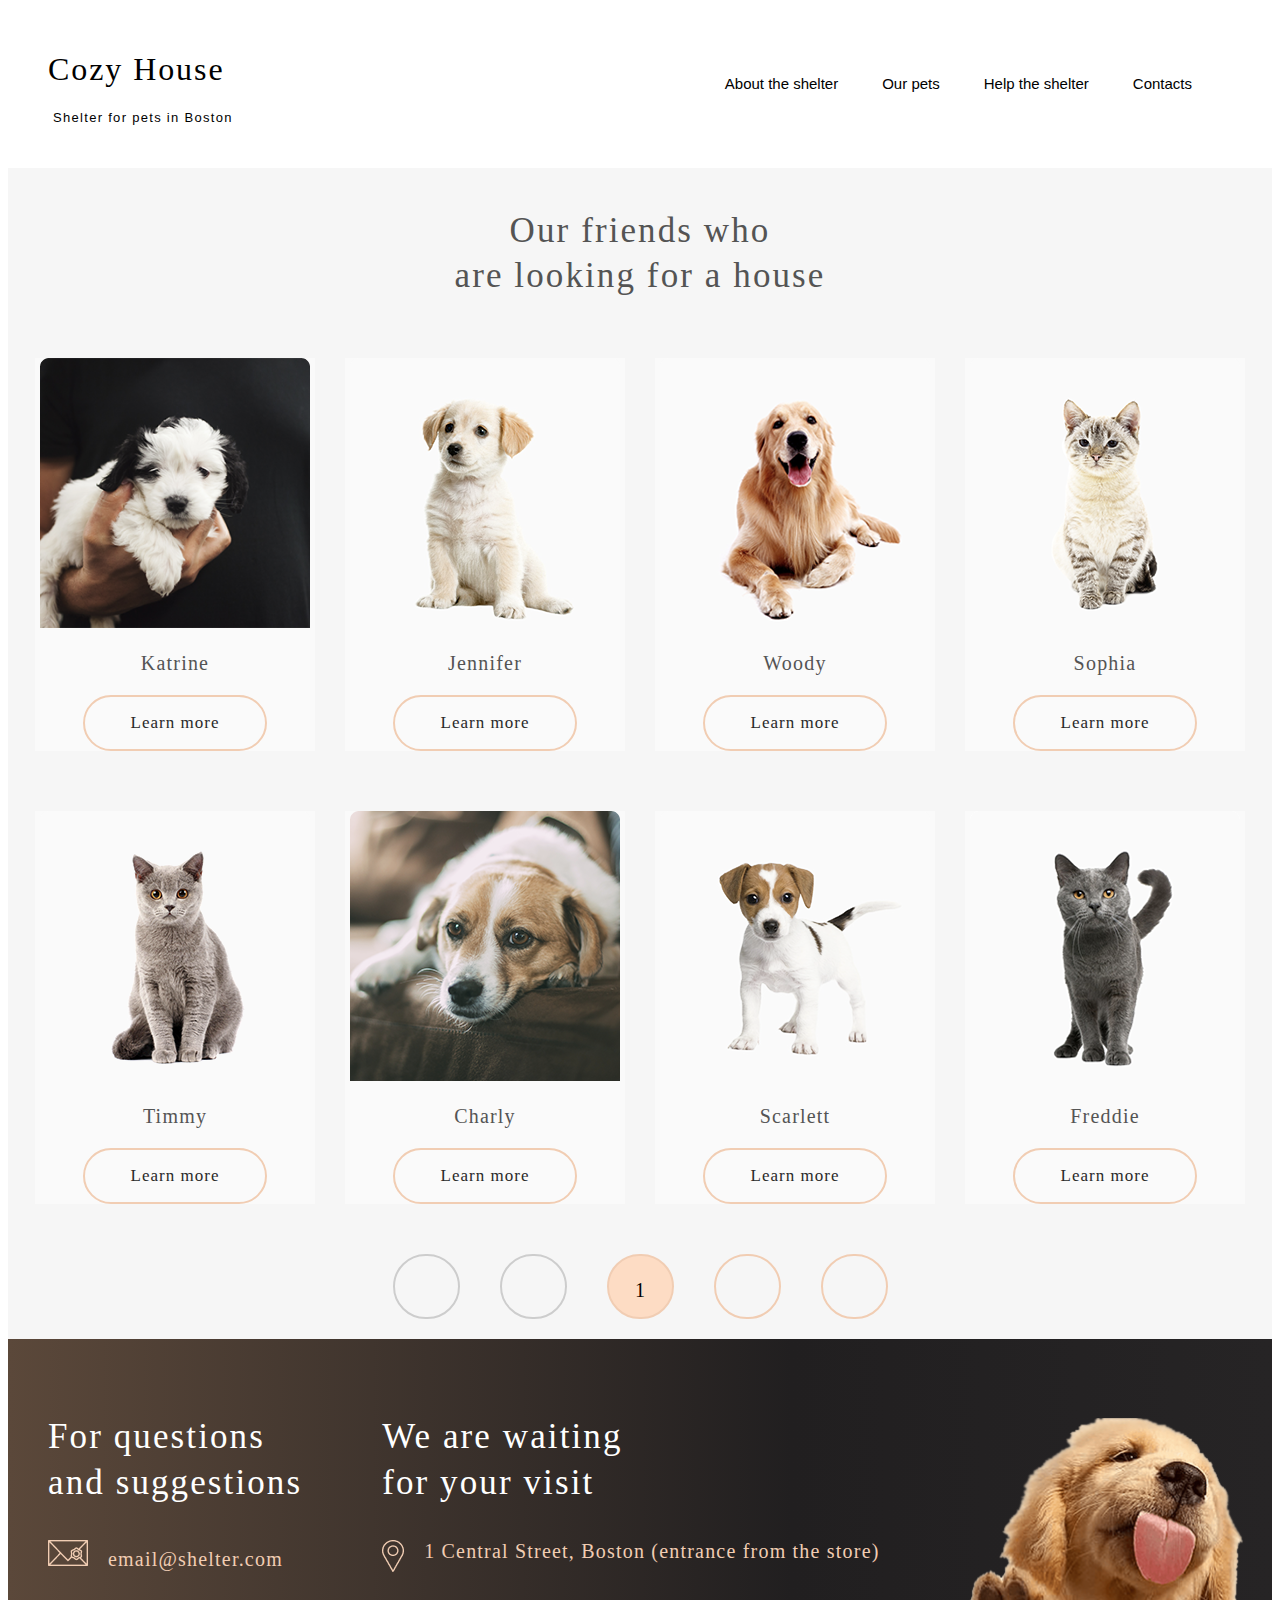
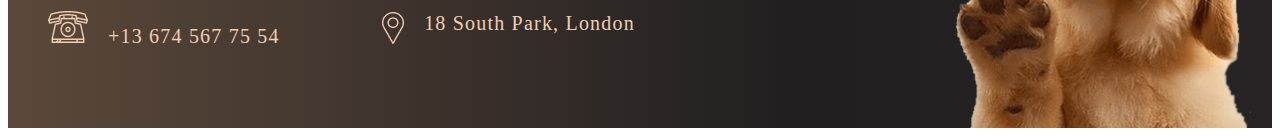
<file: shelter/our-pets.html>
<!DOCTYPE html>
<html lang="en">
<head>
    <meta charset="UTF-8">
    <meta http-equiv="X-UA-Compatible" content="IE=edge">
    <meta name="viewport" content="width=device-width, initial-scale=1.0">
    <link rel="stylesheet" href="./css/main.css">
    <title>Our-pets</title>
</head>
<body>
    <div class="container">
        <div class="start__block">
            <div class="header">
                <div class="header__logo">
                    <h1 class="our__pets__h1">Cozy House</h1>
                    <p class="our__pets__p">Shelter for pets in Boston</p>
                </div>
                <div class="header__links">
                    <a class="our__pets__header__links__a" href="./index.html">About the shelter</a>
                    <a class="our__pets__header__links__a" href="#">Our pets</a>
                    <a class="our__pets__header__links__a" href="#">Help the shelter</a>
                    <a class="our__pets__header__links__a" href="#footer">Contacts</a>
                </div>
            </div>
        </div>
        <section class="pets__main__section1">
            <h2>Our friends who <br> are looking for a house</h2>
            <div class="pets__main__section">
                <div class="pets__card__info">
                    <img src="./img/pets-katrine.png" alt="">
                    <p>Katrine</p>
                    <button>Learn more</button>
                </div>
                <div class="pets__card__info">
                    <img src="./img/pets-jennifer.png" alt="">
                    <p>Jennifer</p>
                    <button>Learn more</button>
                </div>
                <div class="pets__card__info">
                    <img src="./img/pets-woody.png" alt="">
                    <p>Woody</p>
                    <button>Learn more</button>
                </div>
                <div class="pets__card__info">
                    <img src="./img/pets-katrine-2.png" alt="">
                    <p>Sophia</p>
                    <button>Learn more</button>
                </div>
                <div class="pets__card__info">
                    <img src="./img/pets-timmy.png" alt="">
                    <p>Timmy</p>
                    <button>Learn more</button>
                </div>
                <div class="pets__card__info">
                    <img src="./img/pets-charly.png" alt="">
                    <p>Charly</p>
                    <button>Learn more</button>
                </div>
                <div class="pets__card__info">
                    <img src="./img/pets-scarlet.png" alt="">
                    <p>Scarlett</p>
                    <button>Learn more</button>
                </div>
                <div class="pets__card__info">
                    <img src="./img/pets-katrine-3.png" alt="">
                    <p>Freddie</p>
                    <button>Learn more</button>
                </div>
            </div>  
            <div class="change__cards__slide">
                <div class="to__start__slide">
                    <div class="slide__item__style inactive"><i class="fa fa-chevron-left"></i><i class="fa fa-chevron-left"></i></div>
                </div>
                <div class="previous__slide">
                    <div class="slide__item__style inactive"><i class="fa fa-arrow-left" aria-hidden="true"></i></div>
                </div>
                <div class="main__slide">
                    <div class="slide__item__style active">1</div>
                </div>
                <div class="next__slide">
                    <div class="slide__item__style"><i class="fa fa-arrow-right" aria-hidden="true"></i></div>
                </div>
                <div class="to__end__slide">
                    <div class="slide__item__style"><i class="fa fa-chevron-right" style="color: #000000;"></i><i class="fa fa-chevron-right" style="color: #000000;"></i></div>
                </div>
            </div>
        </section>
        <footer id="footer" class="footer">
            <div class="callback__block">
                <h3>For questions <br> and suggestions</h3>
                <span><a href=""><img src="./img/icons/mail.png" alt="">email@shelter.com</a></span>
                <span><a href=""><img src="./img/icons/phone.png" alt="">+13 674 567 75 54</a></span>
            </div>
            <div class="contacts__block">
                <h3>We are waiting <br> for your visit</h3>
                <span><img src="./img/icons/pin.png" alt="">1 Central Street, Boston (entrance from the store)</span>
                <span><img src="./img/icons/pin.png" alt="">18 South Park, London </span>
            </div>
            <div class="footer__img">
                <img class="footer__image__logo" src="./img/footer-puppy.png" alt="">
            </div>
        </footer>
    </div>
</body>
</html>
</file>
<file: shelter/css/main.css>
.container{
    /* max-width: 1280px; */
    margin-left: auto;
    margin-right: auto;
}

.wrapper{
    width: 100%;
    background: rgb(91,72,58);
    background: linear-gradient(90deg, rgba(91,72,58,1) 0%, rgba(33,31,32,1) 62%, rgba(38,36,37,1) 100%);
    /* background-blend-mode: multiply;
    background-image: url(../img/start-screen-puppy.png);
    background-position: top;
    background-repeat: no-repeat;
    background-size: cover; */
}

.header{
    display: flex;
    margin: 30px 40px;
}

.header__logo{
    width: 50%;
}

.main__header__h1{
    color: #F1CDB3;
    font-family: 'Georgia';
    font-style: normal;
    font-weight: 400;
    font-size: 32px;
    letter-spacing: 0.06em;
    cursor: pointer;
}

.our__pets__h1{
    color: #000;
    font-family: 'Georgia';
    font-style: normal;
    font-weight: 400;
    font-size: 32px;
    letter-spacing: 0.06em;
    cursor: pointer;
}

.main__header__p{
    font-family: 'Arial';
    font-style: normal;
    font-weight: 400;
    font-size: 13px;
    line-height: 15px;
    /* identical to box height */
    /* display: flex; */
    align-items: center;
    letter-spacing: 0.1em;
    color: #fff;
    padding-left: 5px;
}

.our__pets__p{
    font-family: 'Arial';
    font-style: normal;
    font-weight: 400;
    font-size: 13px;
    line-height: 15px;
    /* identical to box height */
    /* display: flex; */
    align-items: center;
    letter-spacing: 0.1em;
    color: #000;
    padding-left: 5px;
}

.header__links{
    width: 50%;
    margin-top: auto;
    margin-bottom: auto;
    text-align: end;
}

.main__header__links__a{
    margin-right: 40px;
    font-family: 'Arial';
    font-style: normal;
    font-weight: 400;
    font-size: 15px;
    line-height: 160%;
    color: #CDCDCD;
    text-decoration: none;
}

.our__pets__header__links__a{
    margin-right: 40px;
    font-family: 'Arial';
    font-style: normal;
    font-weight: 400;
    font-size: 15px;
    line-height: 160%;
    color: #000;
    text-decoration: none;
}

.main__header__links__a:hover{
    /* text-decoration: underline; */
    /* text-decoration-color: ; */
    border-bottom: 3px solid #F1CDB3;
}

.our__pets__header__links__a:hover{
    /* text-decoration: underline; */
    /* text-decoration-color: ; */
    border-bottom: 3px solid #F1CDB3;
}

.header__content{
    display: flex;
}

.header__content__text{
    width: 50%;
    margin-top: auto;
    margin-bottom: auto;
    margin-left: 40px;
    margin-right: 40px;
}

.header__content__text h2{
    font-family: 'Georgia';
    font-style: normal;
    font-weight: 400;
    font-size: 63px;
    line-height: 130%;
    align-items: center;

    /* color-light-xl */
    color: #FFFFFF;
}

.header__content__text p{
    font-family: 'Arial';
    font-style: normal;
    font-weight: 400;
    font-size: 15px;
    line-height: 160%;
    align-items: center;

    /* color-dark-s */
    color: #CDCDCD;
    margin: 40px 0;
}

.btn__header__content{
    background: #F1CDB3;
    border-radius: 100px;
    color: #000;
    font-family: 'Georgia';
    font-style: normal;
    font-weight: 400;
    font-size: 17px;
    line-height: 130%;
    /* identical to box height, or 22px */
    letter-spacing: 0.06em;
    padding: 15px 45px;;
}

.header__content__img{
    width: 50%;
    margin-right: 40px;
    margin-left: 40px;
}

.header__content__img img{
    width: 100%;
    height: 100%;
}

/* ABOUT */

.about__main__block{
    display: flex;
    margin: 80px 215px;
}

.about__img__block{
    width: 50%;
}

.about__text__block{
    width: 50%;
}

.about__text__block h3{
    font-family: 'Georgia';
    font-style: normal;
    font-weight: 400;
    font-size: 35px;
    line-height: 130%;
    /* or 45px */
    align-items: center;
    letter-spacing: 0.06em;

    /* color-dark-l */
    color: #545454;
}

.about__text__block p{
    font-family: 'Arial';
    font-style: normal;
    font-weight: 400;
    font-size: 15px;
    line-height: 160%;
    /* or 24px */
    display: flex;
    align-items: center;

    /* color-dark-xl */
    color: #4C4C4C;
}

/* CAROUSEL */

.main__pets__block{
    background-color: #F6F6F6;
}

.main__pets__block h3{
    padding-top: 40px;
    width: 400px;
    margin-left: auto;
    margin-right: auto;
    /* or 45px */
    font-family: 'Georgia';
    font-style: normal;
    font-weight: 400;
    font-size: 35px;
    line-height: 130%;
    align-items: center;
    text-align: center;
    letter-spacing: 0.06em;

    /* color-dark-l */
    color: #545454;
}

.main__card__pets__block{
    display: flex;
    justify-content: center;
}

.arrow__left div {
    border: 2px solid #F1CDB3;
    border-radius: 100px;
    align-items: center;
    padding: 23px 19px;
    width: 42px;
    height: 32px;
    text-align: center;
}

.arrow__left div:hover {
    background: #FDDCC4;
    cursor: pointer;
}


.arrow__right div {
    border: 2px solid #F1CDB3;
    border-radius: 100px;
    align-items: center;
    padding: 23px 19px;
    width: 42px;
    height: 32px;
    text-align: center;
}

.arrow__right div:hover {
    background: #FDDCC4;
    cursor: pointer;
}

.fa-arrow-left{
    font-size: 20px;
}

.fa-arrow-right{
    font-size: 20px;
}

.pets__card1{
    background-color: #FAFAFA;
    margin: 40px 60px;
    text-align: center;
    padding: 20px 0;
}


.pets__card2{
    background-color: #FAFAFA;
    margin: 40px 60px;
    text-align: center;
    padding: 20px 0;
}


.pets__card3{
    background-color: #FAFAFA;
    margin: 40px 60px;
    text-align: center;
    padding: 20px 0;
}

.pets__card__name{
    font-family: 'Georgia';
    font-style: normal;
    font-weight: 400;
    font-size: 20px;
    line-height: 23px;
    /* identical to box height */
    align-items: center;
    text-align: center;
    letter-spacing: 0.06em;

    /* color-dark-l */
    color: #545454;
}

.btn__learn__more{
    padding: 15px 45px;
    gap: 10px;

    width: 210px;
    height: 52px;

    /* color-primary */
    border: 2px solid #F1CDB3;
    border-radius: 100px;
    font-family: 'Georgia';
    font-style: normal;
    font-weight: 400;
    font-size: 17px;
    line-height: 130%;
    /* identical to box height, or 22px */
    letter-spacing: 0.06em;

    /* color-dark-3xl */
    color: #292929;
    background: #FAFAFA;
}

.btn__learn__more:hover{
    background: #FDDCC4;
    cursor: pointer;
}

.arrow__left{
    margin-top: auto;
    margin-bottom: auto;
}

.arrow__right{
    margin-top: auto;
    margin-bottom: auto;
}

.block__detail__btn{
    padding: 40px 0;
}
  
.details__btn{
    /* padding: 40px 45px; */
    gap: 10px;
    width: 261px;
    height: 52px;
    /* color-primary */
    background: #F1CDB3;
    border-radius: 100px;
    border-color: #F1CDB3;
    display: block;
    margin-left: auto;
    margin-right: auto;
    border: 0;
    font-family: 'Georgia';
    font-style: normal;
    font-weight: 400;
    font-size: 17px;
    line-height: 130%;
    /* identical to box height, or 22px */
    letter-spacing: 0.06em;

    /* color-dark-3xl */
    color: #292929;
}

.details__btn:hover{
    background: #FDDCC4;
    cursor: pointer;
}
/* CAROUSEL */

/* HELP */

.help__header h3{
    width: 315px;
    margin-left: auto;
    margin-right: auto;
    font-family: 'Georgia';
    font-style: normal;
    font-weight: 400;
    font-size: 35px;
    line-height: 130%;
    /* or 45px */
    
    align-items: center;
    text-align: center;
    letter-spacing: 0.06em;

    /* color-dark-l */
    color: #545454;
}

.help__cards__icon{
    display: flex;
    flex-wrap: wrap;
    justify-content: center;
    margin: 40px;
}

.pet__food{
    margin: 40px 60px;
    text-align: center;
    /* width: 150px; */
}

.pet__food p{
    font-family: 'Georgia';
    font-style: normal;
    font-weight: 400;
    font-size: 20px;
    line-height: 115%;
    /* identical to box height, or 23px */
    align-items: center;
    text-align: center;
    letter-spacing: 0.06em;

    /* color-dark-l */
    color: #545454;
}

/* HELP */

/* DONATION */

.main__donation__block{
    display: flex;
    padding: 40px 180px;
    background-color: #F6F6F6;
}

.donation__img{
    width: 50%;
}

.donation__text{
    width: 50%;
}

.donation__text span{
    display: flex;
    align-items: center;
    padding: 10px 15px;
    gap: 10px;
    width: 349px;
    height: 43px;

    /* color-primary */
    background: #F1CDB3;
    border-radius: 9px;
    font-family: 'Georgia';
    font-style: normal;
    font-weight: 400;
    font-size: 20px;
    line-height: 115%;
    /* identical to box height, or 23px */
    align-items: center;
    letter-spacing: 0.06em;

    /* color-dark-l */
    color: #545454;

}

.donation__text h3{
    font-family: 'Georgia';
    font-style: normal;
    font-weight: 400;
    font-size: 35px;
    line-height: 130%;
    /* or 45px */
    align-items: center;
    letter-spacing: 0.06em;

    /* color-dark-l */
    color: #545454;
}

.donation__text h4{
    font-family: 'Georgia';
    font-style: normal;
    font-weight: 400;
    font-size: 15px;
    line-height: 110%;
    /* identical to box height, or 17px */
    align-items: center;
    letter-spacing: 0.06em;

    /* color-dark-l */
    color: #545454;
}

.donation__text p{
    width: 380px;
    font-family: 'Arial';
    font-style: italic;
    font-weight: 400;
    font-size: 12px;
    line-height: 18px;
    /* or 150% */
    align-items: center;

    /* color-dark-m */
    color: #B2B2B2;
}

/* DONATION */

/* FOOTER */

.footer{
    display: flex;
    background: rgb(91,72,58);
    background: linear-gradient(90deg, rgba(91,72,58,1) 0%, rgba(33,31,32,1) 62%, rgba(38,36,37,1) 100%);
}

.footer h3{
    font-family: 'Georgia';
    font-style: normal;
    font-weight: 400;
    font-size: 35px;
    line-height: 130%;
    /* or 45px */
    letter-spacing: 0.06em;

    /* color-light-xl */
    color: #FFFFFF;
}

.footer span{
    display: flex;
    font-family: 'Georgia';
    font-style: normal;
    font-weight: 400;
    font-size: 20px;
    line-height: 115%;
    /* identical to box height, or 23px */
    letter-spacing: 0.06em;

    /* color-primary */
    color: #F1CDB3;
    padding-bottom: 40px;
}

.footer__image__logo{
    display: block;
}

.footer img{
    padding-right: 20px;

}

.footer__img{
    display: block;
    margin-top: auto;
    /* margin-bottom: auto; */
    margin-left: auto;
}

.callback__block{
    margin: 40px;
}

.callback__block a{
    color: #F1CDB3;
    text-decoration: none;
}

.contacts__block{
    margin: 40px;
}
/* FOOTER */

/* OUR__PETS */

.pets__main__section1{
    background: #F6F6F6;
}

.pets__main__section1 h2{
    display: block;
    padding-top: 40px;
    font-family: 'Georgia';
    font-style: normal;
    font-weight: 400;
    font-size: 35px;
    line-height: 130%;
    /* or 45px */
    align-items: center;
    text-align: center;
    letter-spacing: 0.06em;

    /* color-dark-l */
    color: #545454;
}

.pets__main__section{
    display: grid;
    grid-template-columns: 310px 310px 310px 310px;
    justify-content: center;

}

.pets__card__info{
    margin: 30px 15px;
    text-align: center;
    background: #FAFAFA;
}

.pets__card__info p{
    font-family: 'Georgia';
    font-style: normal;
    font-weight: 400;
    font-size: 20px;
    line-height: 23px;
    align-items: center;
    text-align: center;
    letter-spacing: 0.06em;

    /* color-dark-l */
    color: #545454;
}

.pets__card__info button{
    background: #FAFAFA;
    border: 2px solid #F1CDB3;
    border-radius: 100px;
    padding: 15px 45px;
    font-family: 'Georgia';
    font-style: normal;
    font-weight: 400;
    font-size: 17px;
    line-height: 130%;
    /* identical to box height, or 22px */
    letter-spacing: 0.06em;

    color: #292929;
}

.pets__card__info button:hover{
    background: #FDDCC4;
    cursor: pointer;
}

.change__cards__slide{
    display: flex;
    justify-content: center;
}

.slide__item__style{
    border: 2px solid #F1CDB3;
    border-radius: 100px;
    align-items: center;
    padding: 23px 19px;
    width: 25px;
    height: 15px;
    text-align: center;
    font-size: 20px;
    margin: 20px;
}

.slide__item__style:hover{
    background: #FDDCC4;
    cursor: pointer;
}

.active{
    background: #FDDCC4;
}

.inactive{
    border: 2px solid #CDCDCD;
    color: #CDCDCD;
}

/* OUR__PETS */
</file>
